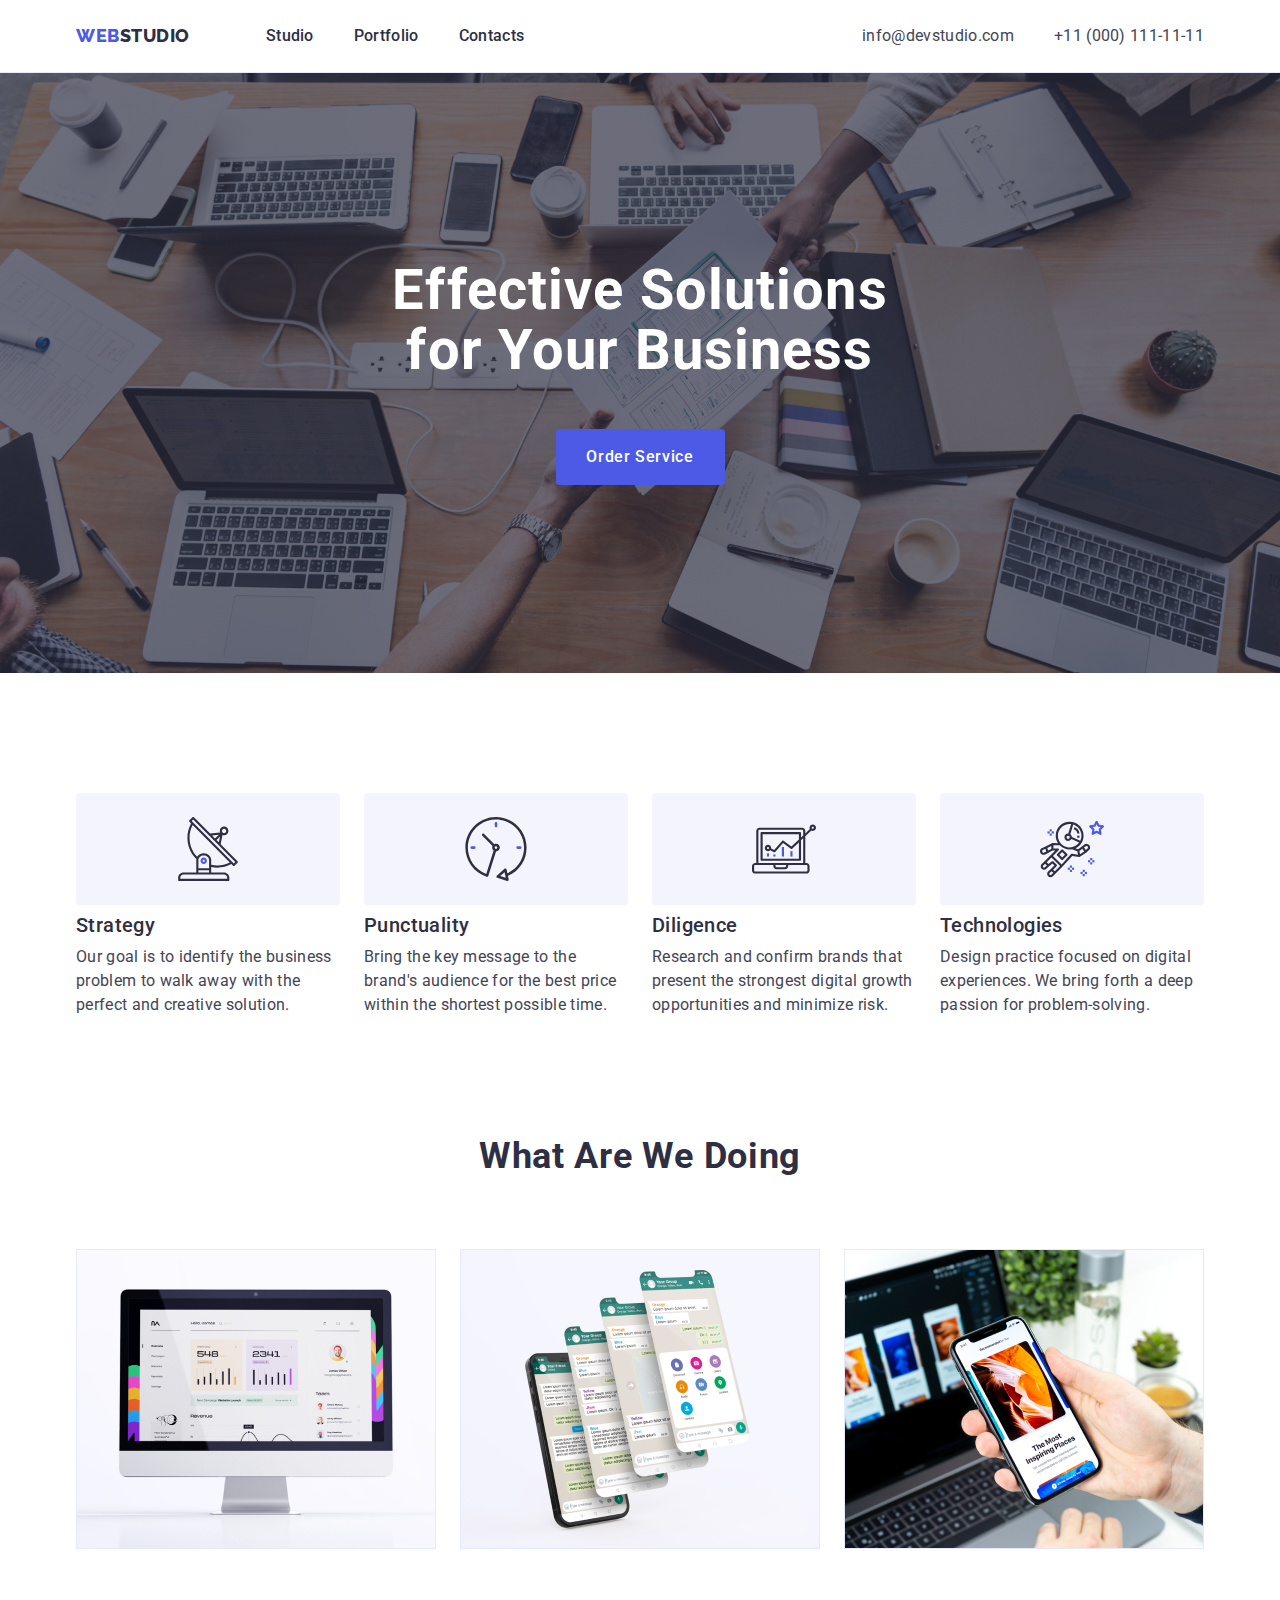
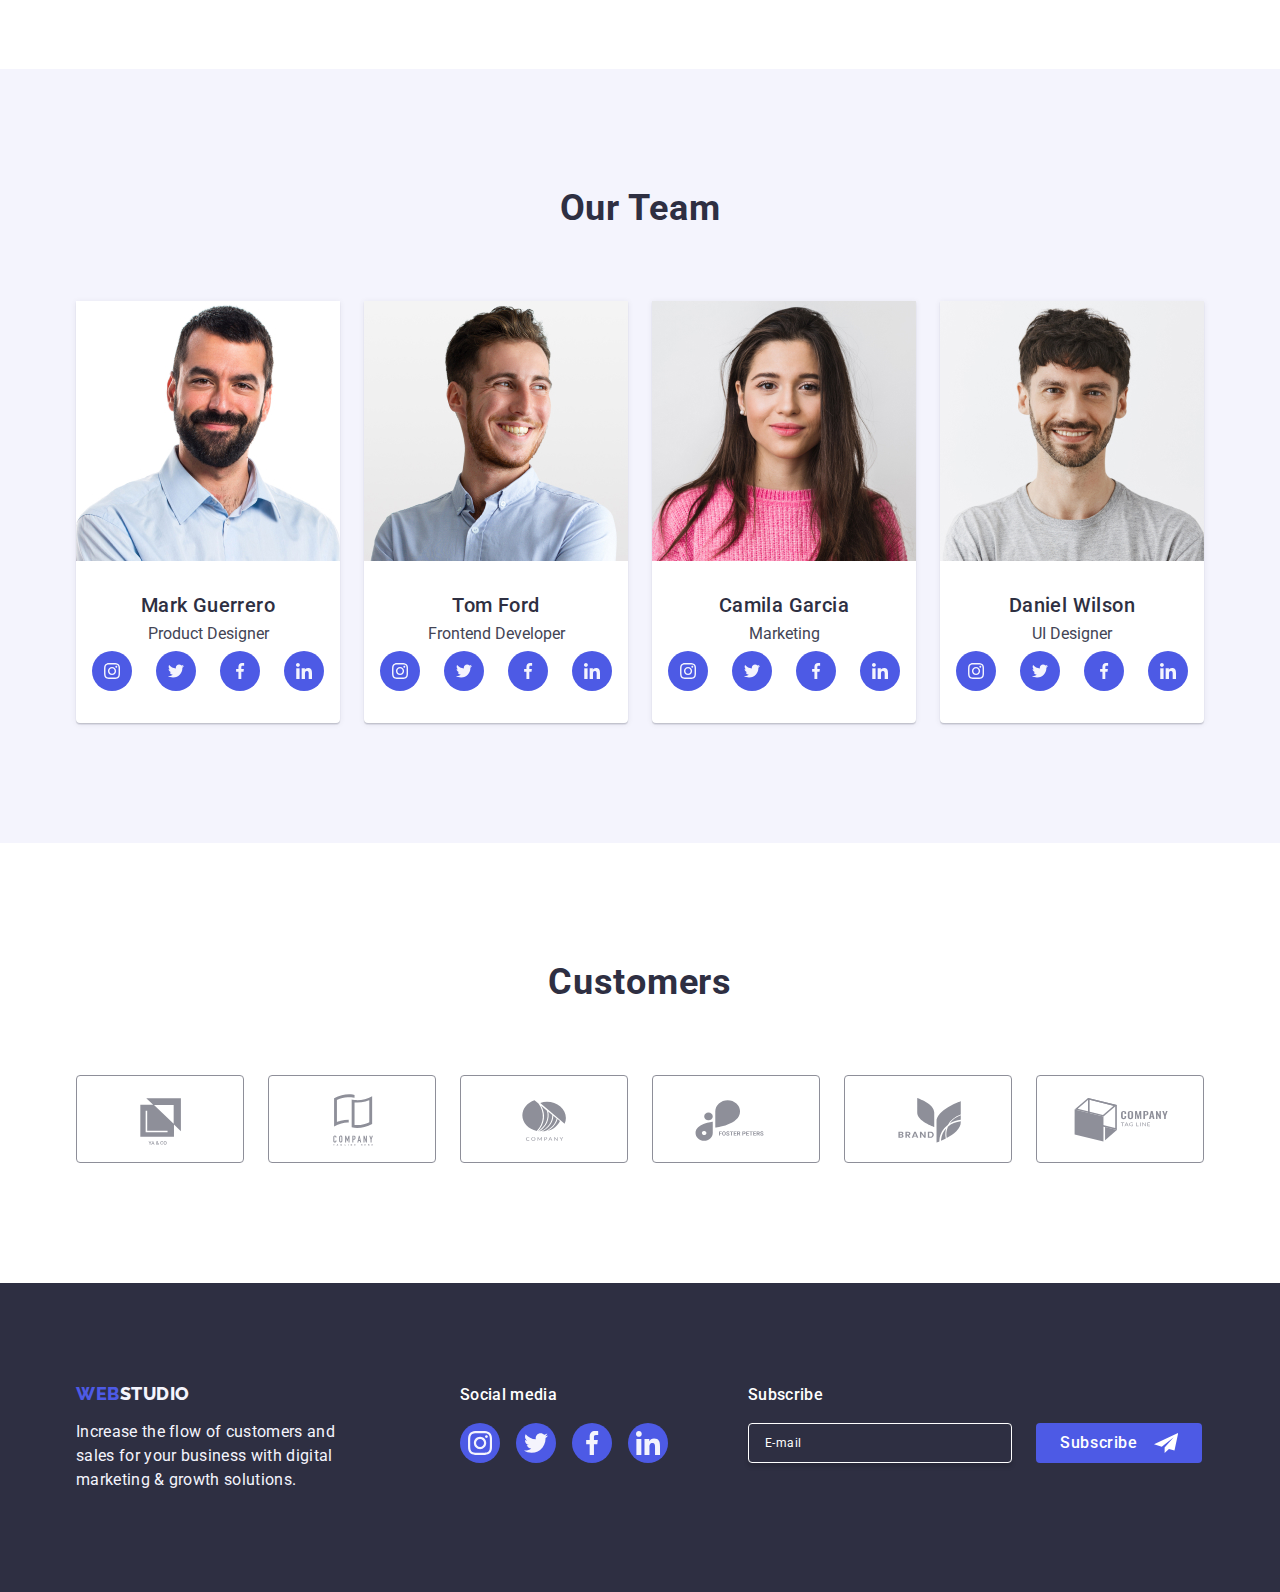
<file: index.html>
<!DOCTYPE html>
<html lang="en">
  <head>
    <meta charset="UTF-8" />
    <meta http-equiv="X-UA-Compatible" content="IE=edge" />
    <meta name="viewport" content="width=device-width, initial-scale=1.0" />
    <title>WebStudio</title>
    <link rel="preconnect" href="https://fonts.googleapis.com" />
    <link rel="preconnect" href="https://fonts.gstatic.com" crossorigin />
    <link
      href="https://fonts.googleapis.com/css2?family=Raleway:wght@800&family=Roboto:wght@400;500;700&display=swap"
      rel="stylesheet"
    />
    <link
      rel="stylesheet"
      href="https://cdnjs.cloudflare.com/ajax/libs/modern-normalize/1.0.0/modern-normalize.min.css"
    />
    <link rel="stylesheet" href="./css/styles.css" />
  </head>
  <body class="main">
    <header class="header-container">
      <div class="header container">
        <nav class="nav">
          <a class="logo link logo-container" href="./index.html"
            >Web<span class="logo-one">Studio</span></a
          >
          <ul class="list list-container">
            <li class="nav-link list-container">
              <a class="nav nav-cont link current" href="./index.html"
                >Studio</a
              >
            </li>
            <li class="nav-link list-container">
              <a class="nav nav-cont" href="./portfolio.html">Portfolio</a>
            </li>
            <li class="nav-link list-container">
              <a class="nav nav-cont link" href="">Contacts</a>
            </li>
          </ul>
        </nav>
        <address class="contact-list">
          <ul class="list list-container contacts">
            <li>
              <a href="mailto:info@devstudio.com" class="contact nav-cont link"
                >info@devstudio.com</a
              >
            </li>
            <li>
              <a
                href="tel:+110001111111"
                class="contact link nav-cont last-contact"
                >+11 (000) 111-11-11</a
              >
            </li>
          </ul>
        </address>
      </div>
    </header>

    <main>
      <section class="section-one">
        <div class="container">
          <h1 class="header-one hero">
            Effective Solutions <br />
            for Your Business
          </h1>
          <button type="button" data-modal-open class="button hero-button">
            Order Service
          </button>
        </div>
      </section>

      <section class="section-two">
        <div class="container">
          <h2 class="visually-hidden">Lorem, ipsum dolor.</h2>
          <ul class="icon-list">
            <li>
              <div class="principles-cont">
                <svg width="64" height="64">
                  <use
                    href="./images/icons.svg#icon-antenna"
                    width="64"
                    height="64"
                  ></use>
                </svg>
              </div>
            </li>
            <li>
              <div class="principles-cont">
                <svg width="64" height="64">
                  <use
                    href="./images/icons.svg#icon-clock"
                    width="64"
                    height="64"
                  ></use>
                </svg>
              </div>
            </li>
            <li>
              <div class="principles-cont">
                <svg width="64" height="64">
                  <use
                    href="./images/icons.svg#icon-diagram"
                    width="64"
                    height="64"
                  ></use>
                </svg>
              </div>
            </li>
            <li>
              <div class="principles-cont">
                <svg width="64" height="64">
                  <use
                    href="./images/icons.svg#icon-astronaut"
                    width="64"
                    height="64"
                  ></use>
                </svg>
              </div>
            </li>
          </ul>
          <ul class="list text principles">
            <li class="el-principles">
              <h3 class="header-three header-principle">Strategy</h3>
              <p class="desc">
                Our goal is to identify the business problem to walk away with
                the perfect and creative solution.
              </p>
            </li>
            <li class="el-principles">
              <h3 class="header-three header-principle">Punctuality</h3>
              <p class="desc">
                Bring the key message to the brand's audience for the best price
                within the shortest possible time.
              </p>
            </li>
            <li class="el-principles">
              <h3 class="header-three header-principle">Diligence</h3>
              <p class="desc">
                Research and confirm brands that present the strongest digital
                growth opportunities and minimize risk.
              </p>
            </li>
            <li class="el-principles">
              <h3 class="header-three header-principle">Technologies</h3>
              <p class="desc">
                Design practice focused on digital experiences. We bring forth a
                deep passion for problem-solving.
              </p>
            </li>
          </ul>
        </div>
      </section>

      <section class="section-three">
        <div class="container">
          <h2 class="header-two gallery-h">What are we doing</h2>
          <ul class="list gallery">
            <li class="gallery-el">
              <img
                src="./images/image1.jpg"
                alt="Charts on a computer screen"
                width="360"
              />
            </li>
            <li class="gallery-el">
              <img
                src="./images/image2.jpg"
                alt="Four phone screens"
                width="360"
              />
            </li>
            <li class="gallery-el">
              <img
                src="./images/image3.jpg"
                alt="Opened article on a phone screen"
                width="360"
              />
            </li>
          </ul>
        </div>
      </section>

      <section class="section-four">
        <div class="container">
          <h2 class="header-two gallery-h team-header">Our Team</h2>
          <ul class="list gallery-team">
            <li class="team">
              <img src="./images/mark.jpg" alt="Mark Guerrero" width="264" />
              <div class="member">
                <h3 class="header-three name">Mark Guerrero</h3>
                <p class="text">Product Designer</p>
                <ul class="socials-list">
                  <li class="socials-item">
                    <a href="" class="socials-link">
                      <svg class="social-svg" width="16" height="16">
                        <use
                          href="./images/icons.svg#icon-insta"
                          width="16"
                          height="16"
                        ></use>
                      </svg>
                    </a>
                  </li>
                  <li class="socials-item">
                    <a href="" class="socials-link">
                      <svg class="social-svg" width="16" height="16">
                        <use
                          href="./images/icons.svg#icon-twitter"
                          width="16"
                          height="16"
                        ></use>
                      </svg>
                    </a>
                  </li>
                  <li class="socials-item">
                    <a href="" class="socials-link">
                      <svg class="social-svg" width="16" height="16">
                        <use
                          href="./images/icons.svg#icon-facebook"
                          width="16"
                          height="16"
                        ></use>
                      </svg>
                    </a>
                  </li>
                  <li class="socials-item">
                    <a href="" class="socials-link">
                      <svg class="social-svg" width="16" height="16">
                        <use
                          href="./images/icons.svg#icon-linkedin"
                          width="16"
                          height="16"
                        ></use>
                      </svg>
                    </a>
                  </li>
                </ul>
              </div>
            </li>
            <li class="team">
              <img src="./images/tom.jpg" alt="Tom Ford" width="264" />
              <div class="member">
                <h3 class="header-three name">Tom Ford</h3>
                <p class="text">Frontend Developer</p>
                <ul class="socials-list">
                  <li class="socials-item">
                    <a href="" class="socials-link">
                      <svg width="16" height="16">
                        <use
                          href="./images/icons.svg#icon-insta"
                          width="16"
                          height="16"
                        ></use>
                      </svg>
                    </a>
                  </li>
                  <li class="socials-item">
                    <a href="" class="socials-link">
                      <svg width="16" height="16">
                        <use
                          href="./images/icons.svg#icon-twitter"
                          width="16"
                          height="16"
                        ></use>
                      </svg>
                    </a>
                  </li>
                  <li class="socials-item">
                    <a href="" class="socials-link">
                      <svg width="16" height="16">
                        <use
                          href="./images/icons.svg#icon-facebook"
                          width="16"
                          height="16"
                        ></use>
                      </svg>
                    </a>
                  </li>
                  <li class="socials-item">
                    <a href="" class="socials-link">
                      <svg width="16" height="16">
                        <use
                          href="./images/icons.svg#icon-linkedin"
                          width="16"
                          height="16"
                        ></use>
                      </svg>
                    </a>
                  </li>
                </ul>
              </div>
            </li>
            <li class="team">
              <img src="./images/camila.jpg" alt="Camila Garcia" width="264" />
              <div class="member">
                <h3 class="header-three name">Camila Garcia</h3>
                <p class="text">Marketing</p>
                <ul class="socials-list">
                  <li class="socials-item">
                    <a href="" class="socials-link">
                      <svg width="16" height="16">
                        <use
                          href="./images/icons.svg#icon-insta"
                          width="16"
                          height="16"
                        ></use>
                      </svg>
                    </a>
                  </li>
                  <li class="socials-item">
                    <a href="" class="socials-link">
                      <svg width="16" height="16">
                        <use
                          href="./images/icons.svg#icon-twitter"
                          width="16"
                          height="16"
                        ></use>
                      </svg>
                    </a>
                  </li>
                  <li class="socials-item">
                    <a href="" class="socials-link">
                      <svg width="16" height="16">
                        <use
                          href="./images/icons.svg#icon-facebook"
                          width="16"
                          height="16"
                        ></use>
                      </svg>
                    </a>
                  </li>
                  <li class="socials-item">
                    <a href="" class="socials-link">
                      <svg width="16" height="16">
                        <use
                          href="./images/icons.svg#icon-linkedin"
                          width="16"
                          height="16"
                        ></use>
                      </svg>
                    </a>
                  </li>
                </ul>
              </div>
            </li>
            <li class="team">
              <img src="./images/daniel.jpg" alt="Daniel Wilson" width="264" />
              <div class="member">
                <h3 class="header-three name">Daniel Wilson</h3>
                <p class="text">UI Designer</p>
                <ul class="socials-list">
                  <li class="socials-item">
                    <a href="" class="socials-link">
                      <svg width="16" height="16">
                        <use
                          href="./images/icons.svg#icon-insta"
                          width="16"
                          height="16"
                        ></use>
                      </svg>
                    </a>
                  </li>
                  <li class="socials-item">
                    <a href="" class="socials-link">
                      <svg width="16" height="16">
                        <use
                          href="./images/icons.svg#icon-twitter"
                          width="16"
                          height="16"
                        ></use>
                      </svg>
                    </a>
                  </li>
                  <li class="socials-item">
                    <a href="" class="socials-link">
                      <svg width="16" height="16">
                        <use
                          href="./images/icons.svg#icon-facebook"
                          width="16"
                          height="16"
                        ></use>
                      </svg>
                    </a>
                  </li>
                  <li class="socials-item">
                    <a href="" class="socials-link">
                      <svg width="16" height="16">
                        <use
                          href="./images/icons.svg#icon-linkedin"
                          width="16"
                          height="16"
                        ></use>
                      </svg>
                    </a>
                  </li>
                </ul>
              </div>
            </li>
          </ul>
        </div>
      </section>
      <section class="section-five">
        <div class="container">
          <h2 class="customers-h">Customers</h2>
          <ul class="customers-list">
            <li class="customer">
              <a href="" class="customers-link">
                <svg class="customers-item" width="104" height="56">
                  <use href="./images/icons.svg#icon-client-1-nc"></use>
                </svg>
              </a>
            </li>
            <li class="customer">
              <a href="" class="customers-link">
                <svg class="customers-item" width="104" height="56">
                  <use href="./images/icons.svg#icon-client-2-nc"></use>
                </svg>
              </a>
            </li>
            <li class="customer">
              <a href="" class="customers-link">
                <svg class="customers-item" width="104" height="56">
                  <use href="./images/icons.svg#icon-client-3-nc"></use>
                </svg>
              </a>
            </li>
            <li class="customer">
              <a href="" class="customers-link">
                <svg class="customers-item" width="104" height="56">
                  <use href="./images/icons.svg#icon-client-4-nc"></use>
                </svg>
              </a>
            </li>
            <li class="customer">
              <a href="" class="customers-link">
                <svg class="customers-item" width="104" height="56">
                  <use href="./images/icons.svg#icon-client-5-nc"></use>
                </svg>
              </a>
            </li>
            <li class="customer">
              <a href="" class="customers-link">
                <svg class="customers-item" width="104" height="56">
                  <use href="./images/icons.svg#icon-client-6-nc"></use>
                </svg>
              </a>
            </li>
          </ul>
        </div>
      </section>
    </main>

    <footer class="footer">
      <div class="container footer-cont">
        <div class="cont-one">
          <a class="logo link footer-logo" href="./index.html"
            >Web<span class="logo-two">Studio</span></a
          >
          <p class="footer-desc">
            Increase the flow of customers and sales for your business with
            digital marketing & growth solutions.
          </p>
        </div>
        <div>
          <p class="footer-desc socials-desc">Social media</p>
          <ul class="socials-footer-list">
            <li class="socials-footer-item">
              <a href="" class="socials-link-footer">
                <svg class="footer-icons" width="24" height="24">
                  <use href="./images/icons.svg#icon-insta"></use>
                </svg>
              </a>
            </li>
            <li class="socials-footer-item">
              <a href="" class="socials-link-footer">
                <svg class="footer-icons" width="24" height="24">
                  <use href="./images/icons.svg#icon-twitter"></use>
                </svg>
              </a>
            </li>
            <li class="socials-footer-item">
              <a href="" class="socials-link-footer">
                <svg class="footer-icons" width="24" height="24">
                  <use href="./images/icons.svg#icon-facebook"></use>
                </svg>
              </a>
            </li>
            <li class="socials-footer-item">
              <a href="" class="socials-link-footer">
                <svg class="footer-icons" width="24" height="24">
                  <use href="./images/icons.svg#icon-linkedin"></use>
                </svg>
              </a>
            </li>
          </ul>
        </div>
        <div class="form-footer-cont">
          <p class="form-footer-title">Subscribe</p>
          <form class="form-footer">
            <label class="form-footer-label" for="email">
              <input
                class="form-footer-input"
                type="email"
                name="email"
                id="email"
                placeholder="E-mail"
              />
            </label>
            <button type="submit" class="form-footer-button-send">
              Subscribe
              <svg class="form-footer-icon" width="24" height="24">
                <use href="./images/icons.svg#icon-icon-send"></use>
              </svg>
            </button>
          </form>
        </div>
      </div>
    </footer>

    <div data-modal class="backdrop is-hidden">
      <div class="modal">
        <button data-modal-close type="button" class="modal-close-btn">
          <svg class="close-icon" height="24" width="24">
            <use href="./images/icons.svg#icon-cross"></use>
          </svg>
        </button>
        <p class="modal-title">Leave your contacts and we will call you back</p>
        <form class="modal-form">
          <div class="modal-form-cont">
            <label class="modal-form-mark" for="user-name"> Name</label>
            <div class="modal-form-input-cont">
              <input
                class="modal-form-input"
                type="text"
                name="user-name"
                id="user-name"
                required
              />
              <svg class="modal-form-icon" width="18" height="24">
                <use href="./images/icons.svg#icon-man"></use>
              </svg>
            </div>
          </div>
          <div class="modal-form-cont">
            <label class="modal-form-mark" for="user-phone"> Phone</label>
            <div class="modal-form-input-cont">
              <input
                class="modal-form-input"
                type="tel"
                name="user-phone"
                id="user-phone"
                required
              />
              <svg class="modal-form-icon" width="18" height="24">
                <use href="./images/icons.svg#icon-phone"></use>
              </svg>
            </div>
          </div>
          <div class="modal-form-cont">
            <label class="modal-form-mark" for="user-email"> Email</label>
            <div class="modal-form-input-cont">
              <input
                class="modal-form-input"
                type="email"
                name="user-email"
                id="user-email"
                required
              />

              <svg class="modal-form-icon" width="18" height="24">
                <use href="./images/icons.svg#icon-letter"></use>
              </svg>
            </div>
          </div>
          <div class="modal-form-text-cont">
            <label class="modal-form-mark" for="user-comment">Comment</label>
            <textarea
              class="modal-form-textarea"
              name="user-comment"
              id="user-comment"
              placeholder="Text input"
            ></textarea>
          </div>
          <div class="modal-checkbox-input-cont">
            <input
              class="modal-form-checkbox visually-hidden"
              type="checkbox"
              name="user-privacy"
              id="user-privacy"
              value="true"
              required
            />
            <label class="modal-checkbox" for="user-privacy">
              <span class="modal-checkbox-cont">
                <svg class="modal-checkbox-icon" width="10" height="8">
                  <use href="./images/icons.svg#icon-Vector"></use>
                </svg>
              </span>
              I accept the terms and conditions of the
              <a class="modal-form-link" href="">Privacy Policy</a>
            </label>
          </div>
          <button class="modal-form-button" type="submit">Send</button>
        </form>
      </div>
    </div>

    <script src="./js/modal.js"></script>
  </body>
</html>
</file>
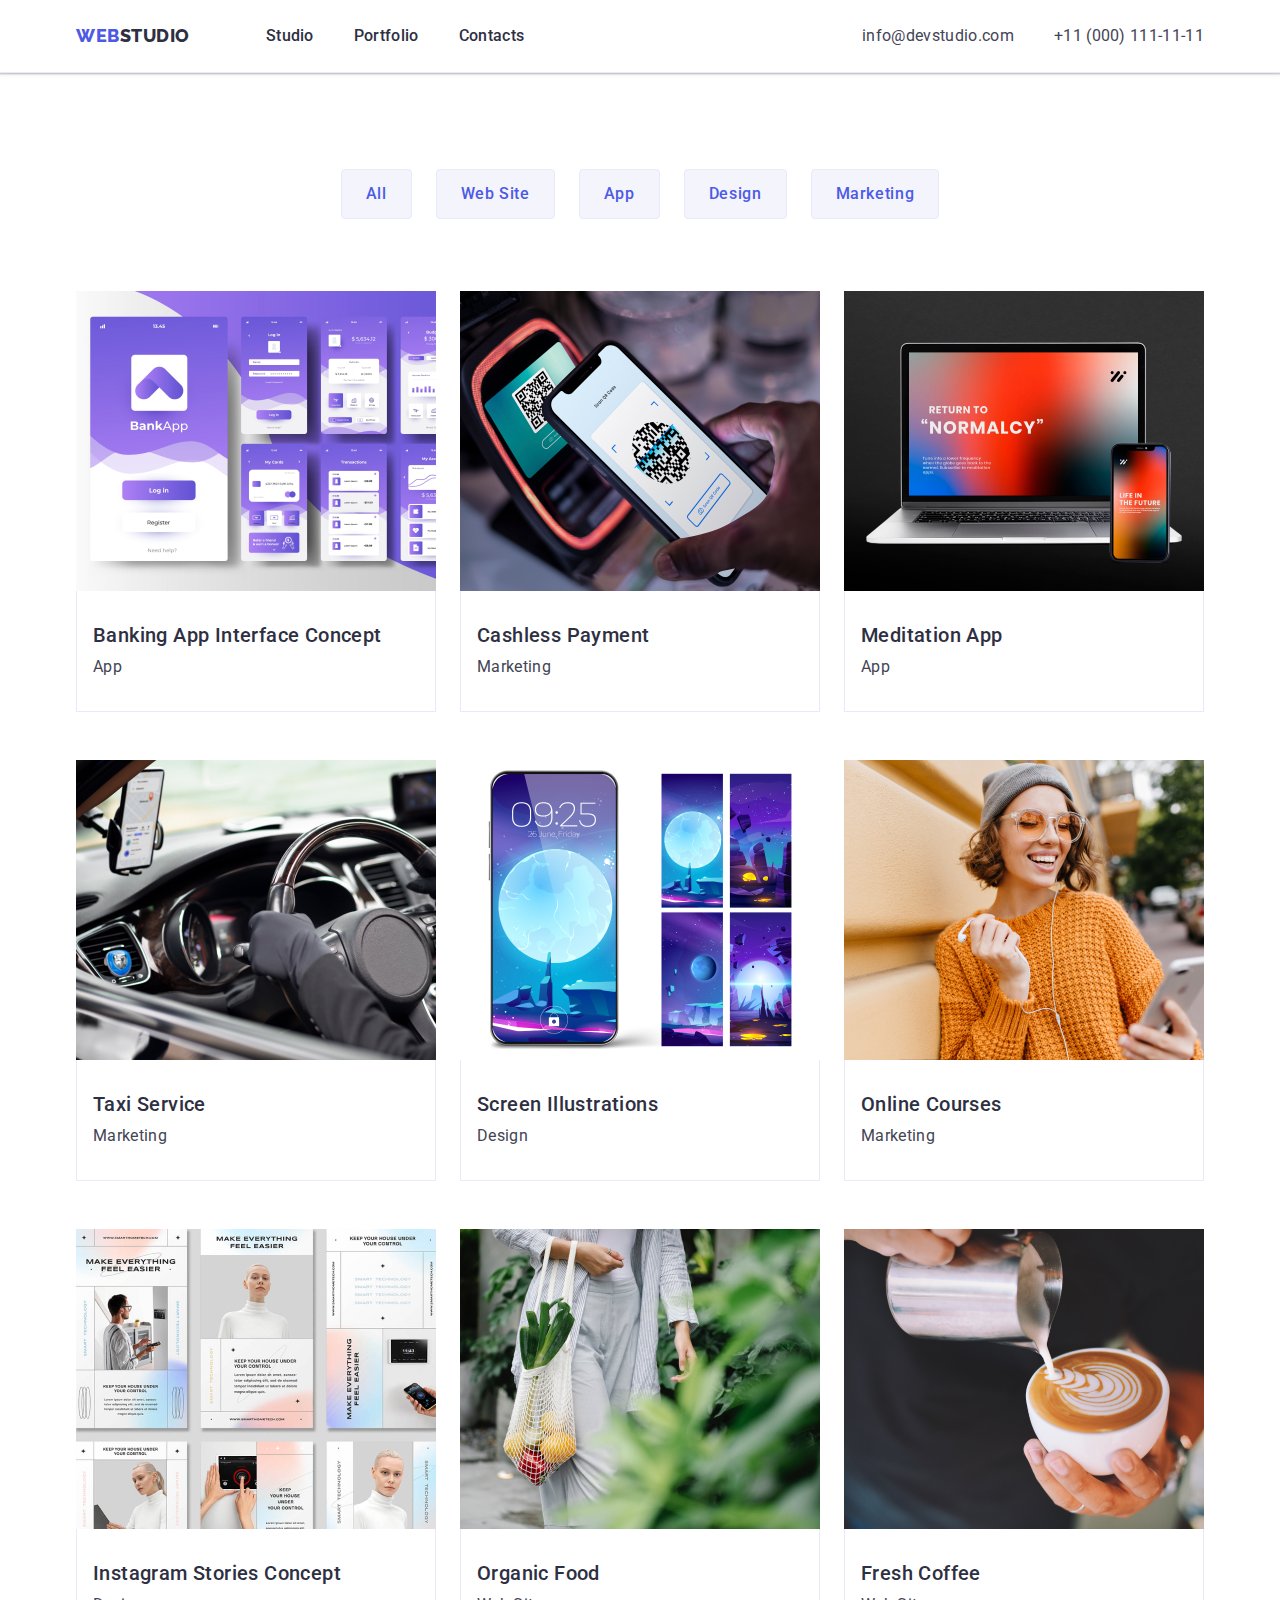
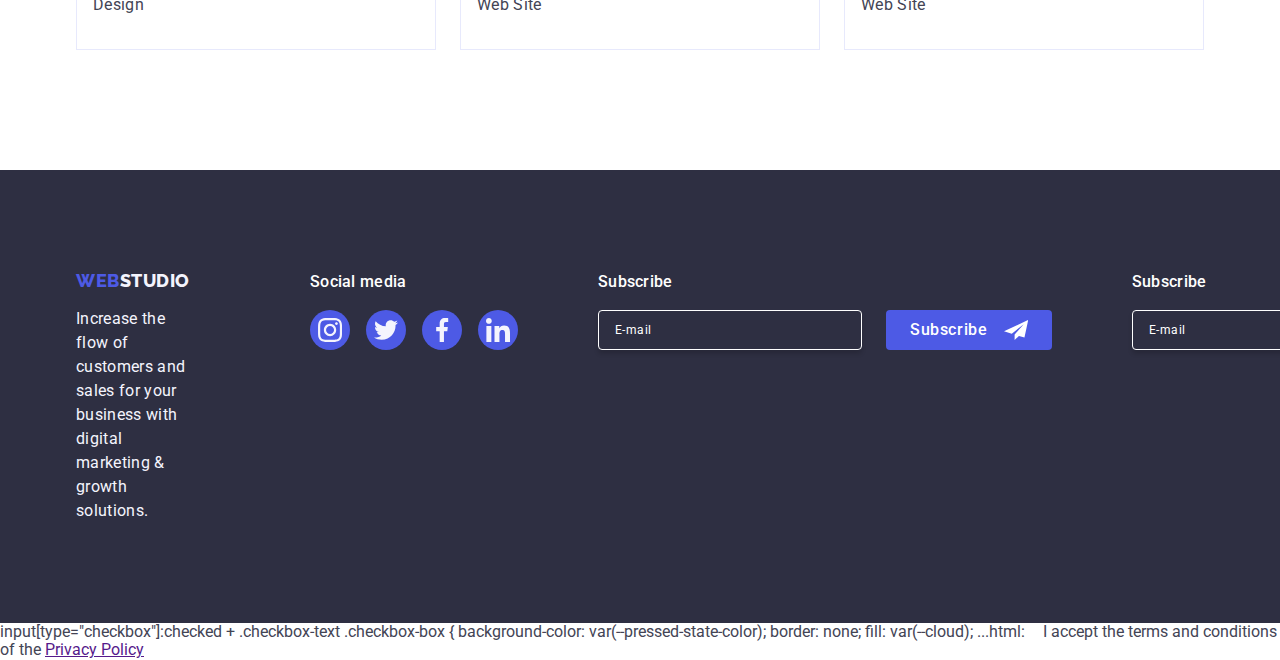
<file: portfolio.html>
<!DOCTYPE html>
<html lang="en">
  <head>
    <meta charset="UTF-8" />
    <meta http-equiv="X-UA-Compatible" content="IE=edge" />
    <meta name="viewport" content="width=device-width, initial-scale=1.0" />
    <title>WebStudio</title>
    <link rel="preconnect" href="https://fonts.googleapis.com" />
    <link rel="preconnect" href="https://fonts.gstatic.com" crossorigin />
    <link
      href="https://fonts.googleapis.com/css2?family=Raleway:wght@800&family=Roboto:wght@400;500;700&display=swap"
      rel="stylesheet"
    />
    <link
      rel="stylesheet"
      href="https://cdnjs.cloudflare.com/ajax/libs/modern-normalize/1.0.0/modern-normalize.min.css"
    />
    <link rel="stylesheet" href="./css/styles.css" />
  </head>
  <body class="main">
    <header class="header-container">
      <div class="header container">
        <nav class="nav">
          <a class="logo link logo-container" href="./index.html"
            >Web<span class="logo-one">Studio</span></a
          >
          <ul class="list list-container">
            <li class="nav-link list-container">
              <a class="nav nav-cont link" href="./index.html">Studio</a>
            </li>
            <li class="nav-link list-container">
              <a class="nav nav-cont current" href="./portfolio.html"
                >Portfolio</a
              >
            </li>
            <li class="nav-link list-container">
              <a class="nav nav-cont link" href="">Contacts</a>
            </li>
          </ul>
        </nav>
        <address class="contact-list">
          <ul class="list list-container">
            <li>
              <a href="mailto:info@devstudio.com" class="contact nav-cont link"
                >info@devstudio.com</a
              >
            </li>
            <li>
              <a
                href="tel:+110001111111"
                class="contact link nav-cont last-contact"
                >+11 (000) 111-11-11</a
              >
            </li>
          </ul>
        </address>
      </div>
    </header>

    <main>
      <section class="section-portf">
        <div class="container">
          <h1 class="visually-hidden">Lorem ipsum dolor</h1>
          <ul class="list filter-container">
            <li><button class="filter" type="button">All</button></li>
            <li><button type="button" class="filter">Web Site</button></li>
            <li><button class="filter" type="button">App</button></li>
            <li><button class="filter" type="button">Design</button></li>
            <li><button class="filter" type="button">Marketing</button></li>
          </ul>
          <ul class="list portfolio">
            <li class="portfolio-example">
              <a class="link portf-link" href="./">
                <div class="img-box">
                  <img
                    src="./images/image4.jpg"
                    alt="Phone screen showing an app"
                    width="360"
                  />
                  <p class="overlay">
                    14 Stylish and User-Friendly App Design Concepts · Task
                    Manager App · Calorie Tracker App · Exotic Fruit Ecommerce
                    App · Cloud Storage App
                  </p>
                </div>
                <div class="app-container">
                  <h2 class="header-portf">Banking App Interface Concept</h2>
                  <p class="text portf-desc">App</p>
                </div>
              </a>
            </li>
            <li class="portfolio-example">
              <a class="link portf-link" href="./">
                <div class="img-box">
                  <img
                    src="./images/image5.jpg"
                    alt="Phone screen with a QR code on it"
                    width="360"
                  />
                  <p class="overlay">
                    14 Stylish and User-Friendly App Design Concepts · Task
                    Manager App · Calorie Tracker App · Exotic Fruit Ecommerce
                    App · Cloud Storage App
                  </p>
                </div>
                <div class="app-container">
                  <h2 class="header-portf">Cashless Payment</h2>
                  <p class="text portf-desc">Marketing</p>
                </div></a
              >
            </li>
            <li class="portfolio-example">
              <a class="link portf-link" href="./">
                <div class="img-box">
                  <img
                    src="./images/image6.jpg"
                    alt="Phone and laptop screens"
                    width="360"
                  />
                  <p class="overlay">
                    14 Stylish and User-Friendly App Design Concepts · Task
                    Manager App · Calorie Tracker App · Exotic Fruit Ecommerce
                    App · Cloud Storage App
                  </p>
                </div>
                <div class="app-container">
                  <h2 class="header-portf">Meditation App</h2>
                  <p class="text portf-desc">App</p>
                </div></a
              >
            </li>
            <li class="portfolio-example">
              <a class="link portf-link" href="./">
                <div class="img-box">
                  <img
                    src="./images/image7.jpg"
                    alt="Hands on a steering wheel"
                    width="360"
                  />
                  <p class="overlay">
                    14 Stylish and User-Friendly App Design Concepts · Task
                    Manager App · Calorie Tracker App · Exotic Fruit Ecommerce
                    App · Cloud Storage App
                  </p>
                </div>
                <div class="app-container">
                  <h2 class="header-portf">Taxi Service</h2>
                  <p class="text portf-desc">Marketing</p>
                </div></a
              >
            </li>
            <li class="portfolio-example">
              <a class="link portf-link" href="./">
                <div class="img-box">
                  <img
                    src="./images/image8.jpg"
                    alt="Five phone screens"
                    width="360"
                  />
                  <p class="overlay">
                    14 Stylish and User-Friendly App Design Concepts · Task
                    Manager App · Calorie Tracker App · Exotic Fruit Ecommerce
                    App · Cloud Storage App
                  </p>
                </div>
                <div class="app-container">
                  <h2 class="header-portf">Screen Illustrations</h2>
                  <p class="text portf-desc">Design</p>
                </div></a
              >
            </li>
            <li class="portfolio-example">
              <a class="link portf-link" href="./">
                <div class="img-box">
                  <img
                    src="./images/image9.jpg"
                    alt="Girl looking on a phone screen and smiling"
                    width="360"
                  />
                  <p class="overlay">
                    14 Stylish and User-Friendly App Design Concepts · Task
                    Manager App · Calorie Tracker App · Exotic Fruit Ecommerce
                    App · Cloud Storage App
                  </p>
                </div>
                <div class="app-container">
                  <h2 class="header-portf">Online Courses</h2>
                  <p class="text portf-desc">Marketing</p>
                </div></a
              >
            </li>
            <li class="portfolio-example">
              <a class="link portf-link" href="./">
                <div class="img-box">
                  <img
                    src="./images/image10.jpg"
                    alt="Samples of Instagram stories"
                    width="360"
                  />
                  <p class="overlay">
                    14 Stylish and User-Friendly App Design Concepts · Task
                    Manager App · Calorie Tracker App · Exotic Fruit Ecommerce
                    App · Cloud Storage App
                  </p>
                </div>
                <div class="app-container">
                  <h2 class="header-portf">Instagram Stories Concept</h2>
                  <p class="text portf-desc">Design</p>
                </div></a
              >
            </li>
            <li class="portfolio-example">
              <a class="link portf-link" href="./">
                <div class="img-box">
                  <img
                    src="./images/image11.jpg"
                    alt="A woman carrying a grocery bag"
                    width="360"
                  />
                  <p class="overlay">
                    14 Stylish and User-Friendly App Design Concepts · Task
                    Manager App · Calorie Tracker App · Exotic Fruit Ecommerce
                    App · Cloud Storage App
                  </p>
                </div>
                <div class="app-container">
                  <h2 class="header-portf">Organic Food</h2>
                  <p class="text portf-desc">Web Site</p>
                </div></a
              >
            </li>
            <li class="portfolio-example">
              <a class="link portf-link" href="./">
                <div class="img-box">
                  <img
                    src="./images/image12.jpg"
                    alt="Barista making coffee"
                    width="360"
                  />
                  <p class="overlay">
                    14 Stylish and User-Friendly App Design Concepts · Task
                    Manager App · Calorie Tracker App · Exotic Fruit Ecommerce
                    App · Cloud Storage App
                  </p>
                </div>
                <div class="app-container">
                  <h2 class="header-portf">Fresh Coffee</h2>
                  <p class="text portf-desc">Web Site</p>
                </div></a
              >
            </li>
          </ul>
        </div>
      </section>
    </main>

    <footer class="footer">
      <div class="container footer-cont">
        <div class="cont-one">
          <a class="logo link footer-logo" href="./index.html"
            >Web<span class="logo-two">Studio</span></a
          >
          <p class="footer-desc">
            Increase the flow of customers and sales for your business with
            digital marketing & growth solutions.
          </p>
        </div>
        <div>
          <p class="footer-desc socials-desc">Social media</p>
          <ul class="socials-footer-list">
            <li class="socials-footer-item">
              <a href="" class="socials-link-footer">
                <svg class="footer-icons" width="24" height="24">
                  <use href="./images/icons.svg#icon-insta"></use>
                </svg>
              </a>
            </li>
            <li class="socials-footer-item">
              <a href="" class="socials-link-footer">
                <svg class="footer-icons" width="24" height="24">
                  <use href="./images/icons.svg#icon-twitter"></use>
                </svg>
              </a>
            </li>
            <li class="socials-footer-item">
              <a href="" class="socials-link-footer">
                <svg class="footer-icons" width="24" height="24">
                  <use href="./images/icons.svg#icon-facebook"></use>
                </svg>
              </a>
            </li>
            <li class="socials-footer-item">
              <a href="" class="socials-link-footer">
                <svg class="footer-icons" width="24" height="24">
                  <use href="./images/icons.svg#icon-linkedin"></use>
                </svg>
              </a>
            </li>
          </ul>
        </div>
        <div class="form-footer-cont">
          <p class="form-footer-title">Subscribe</p>
          <form class="form-footer">
            <label class="form-footer-label" for="email">
              <input
                class="form-footer-input"
                type="email"
                name="email"
                id="email"
                placeholder="E-mail"
              />
            </label>
            <button type="submit" class="form-footer-button-send">
              Subscribe
              <svg class="form-footer-icon" width="24" height="24">
                <use href="./images/icons.svg#icon-icon-send"></use>
              </svg>
            </button>
          </form>
        </div>
        <div class="form-footer-cont">
          <p class="form-footer-title">Subscribe</p>
          <form class="form-footer">
            <label class="form-footer-label" for="email">
              <input
                class="form-footer-input"
                type="email"
                name="email"
                id="email"
                placeholder="E-mail"
              />
            </label>
            <button type="submit" class="form-footer-button-send">
              Subscribe
              <svg class="form-footer-icon" width="24" height="24">
                <use href="./images/icons.svg#icon-icon-send"></use>
              </svg>
            </button>
          </form>
        </div>
      </div>
    </footer>
  </body>
</html>

input[type="checkbox"]:checked + .checkbox-text .checkbox-box {
background-color: var(--pressed-state-color); border: none; fill: var(--cloud);
...html:
<label for="user-privacy" class="checkbox-text">
  <span class="checkbox-box">
    <svg width="10" height="8" class="checkbox-icon">
      <use href="./images/icons.svg#icon-vector"></use>
    </svg>
  </span>
  I accept the terms and conditions of the
  <a href="" class="checkbox-link">Privacy Policy</a>
</label>
</file>
<file: css/styles.css>
:root {
  --primary-brand-color: #4d5ae5;
  --pressed-state: #404bbf;
  --navy-blue: #2e2f42;
  --white: #ffffff;
}

body {
  font-family: Roboto, sans-serif;
  color: #434455;
}

ul,
p,
h1,
h2,
h3 {
  margin: 0;
  padding: 0;
}

img {
  display: block;
}

.container {
  width: 1158px;
  margin: 0 auto;
  padding: 0 15px;
}

.header {
  display: flex;
  align-items: center;
}

.header-container {
  border-bottom: 1px solid #e7e9fc;
  box-shadow: 0px 2px 1px rgba(46, 47, 66, 0.08),
    0px 1px 1px rgba(46, 47, 66, 0.16), 0px 1px 6px rgba(46, 47, 66, 0.08);
}

.portf-desc {
  font-style: normal;
  font-weight: 400;
  font-size: 16px;
  line-height: 24px;
  letter-spacing: 0.02em;
  color: #434455;
}

.hero {
  margin-right: auto;
  margin-left: auto;
  margin-bottom: auto;
  max-width: 496px;
  margin-top: auto;
}

.hero-button {
  margin-top: 48px;
  display: block;
  min-width: 169px;
  height: 56px;
  border: none;
  border-radius: 4px;
  margin-right: auto;
  margin-left: auto;
}

.section-two {
  padding-right: 0px;
  padding-left: 0px;
  padding: 120px 0;
}
.el-principles {
  width: calc((100% - 72px) / 4);
}

.header-principle {
  margin-bottom: 8px;
}
.principles {
  display: flex;
  align-items: center;
  justify-content: space-between;
  gap: 24px;
}

.section-three {
  padding-bottom: 120px;
}

.portfolio-example {
  width: calc((100% - 48px) / 3);
  transition-property: color, background-color, shadow;
}

.portfolio-example:hover {
  box-shadow: 0px 1px 6px rgba(46, 47, 66, 0.08),
    0px 1px 1px rgba(46, 47, 66, 0.16), 0px 2px 1px rgba(46, 47, 66, 0.08);
  transition-duration: 250ms;
  transition-timing-function: cubic-bezier(0.4, 0, 0.2, 1);
}

.app-container {
  padding: 32px 16px;
  border: 1px solid #e7e9fc;
  border-top: none;
}
.portfolio {
  display: flex;
  flex-wrap: wrap;
  column-gap: 24px;
  row-gap: 48px;
}

.title {
  font-family: "Raleway", cursive;
  font-family: "Roboto", cursive;
}

.logo-container {
  margin-right: 76px;
}

.contact-container {
  display: flex;
  justify-content: flex-end;
  flex-direction: row;
}

.list-container {
  display: flex;
  gap: 40px;
  margin-right: auto;
}

.last-contact {
  margin-right: 0px;
}
.header-one {
  line-height: 1.07;
  font-style: normal;
  font-weight: 700;
  font-size: 56px;
  letter-spacing: 0.02em;
  text-align: center;
  color: #ffffff;
  height: auto;
  max-width: 496px;
  justify-content: center;
}

.nav-cont {
  padding-top: 24px;
  padding-bottom: 24px;
}

.logo {
  font-family: "Raleway", sans-serif;
  font-style: normal;
  font-weight: 800;
  font-size: 18px;
  line-height: 1.17;
  letter-spacing: 0.03em;
  text-transform: uppercase;
  text-decoration: none;
  color: #4d5ae5;
}

.contact-list {
  margin-left: auto;
}

.contacts {
  margin-right: auto;
  align-content: flex-end;
}

.logo-one {
  color: #2e2f42;
}

.logo-two {
  color: #f4f4fd;
}

.nav-link {
  font-weight: 500;
  font-size: 16px;
  line-height: 1.5;
  letter-spacing: 0.02em;
  color: #2e2f42;
}

.nav:focus {
  color: #404bbf;
}

.nav:hover {
  color: #404bbf;
}

.contact-nav {
  font-style: normal;
}

.contact {
  font-style: normal;
  font-weight: 400;
  font-size: 16px;
  line-height: 24px;
  letter-spacing: 0.02em;
  color: #434455;
  text-decoration: none;
}

.nav {
  color: #2e2f42;
  font-weight: 500;
  font-size: 16px;
  line-height: 1.5;
  letter-spacing: 0.02em;
  text-decoration: none;
  align-items: center;
  display: flex;
}

.contact:focus {
  color: #404bbf;
}

.contact:hover {
  color: #404bbf;
}

.button {
  background-color: #4d5ae5;
  font-style: normal;
  font-weight: 500;
  font-size: 16px;
  line-height: 24px;
  letter-spacing: 0.04em;
  color: #ffffff;
  font-family: "Roboto", sans-serif;
  cursor: pointer;
}

.button:focus {
  background-color: #404bbf;
}

.button:hover {
  background-color: #404bbf;
}

.principlesoverall {
  list-style: none;
}

.header-three {
  font-style: normal;
  font-weight: 500;
  font-size: 20px;
  line-height: 24px;
  letter-spacing: 0.02em;
  color: #2e2f42;
}

.gallery-h {
  margin-bottom: 72px;
}

.gallery {
  display: flex;
  justify-content: space-between;
  align-items: center;
  margin-bottom: 120px;
  gap: 24px;
}

.gallery-el {
  width: calc((100% - 48px) / 3);
}

.section-portf {
  padding-bottom: 120px;
  padding-top: 96px;
}

.gallery-team {
  display: flex;
  align-items: center;
  gap: 24px;
}

.desc {
  font-style: normal;
  font-weight: 400;
  font-size: 16px;
  line-height: 24px;
  letter-spacing: 0.02em;
  color: #434455;
}

.header-two {
  font-style: normal;
  font-weight: 700;
  font-size: 36px;
  text-align: center;
  letter-spacing: 0.02em;
  text-transform: capitalize;
  color: #2e2f42;
  line-height: 1.11;
}

.customers-h {
  font-style: normal;
  font-weight: 700;
  font-size: 36px;
  text-align: center;
  letter-spacing: 0.02em;
  text-transform: capitalize;
  color: #2e2f42;
  line-height: 1.11;
  margin-bottom: 72px;
}

.section-four {
  background-color: #f4f4fd;
  padding: 120px 0;
}

.team {
  background-color: #ffffff;
  width: calc((100% - 72px) / 4);
  border-radius: 0px 0px 4px 4px;
  box-shadow: 0px 1px 6px rgba(46, 47, 66, 0.08),
    0px 1px 1px rgba(46, 47, 66, 0.16), 0px 2px 1px rgba(46, 47, 66, 0.08);
}

.member {
  justify-content: center;
  text-align: center;
  padding: 32px 16px;
}

.name {
  margin-bottom: 8px;
}

.header-portf {
  font-weight: 500;
  font-size: 20px;
  line-height: 24px;
  letter-spacing: 0.02em;
  color: #2e2f42;
  margin-bottom: 8px;
}

.teamjob {
  font-style: normal;
  font-weight: 400;
  font-size: 16px;
  line-height: 24px;
  letter-spacing: 0.02em;
  color: #434455;
}

.footer-icons {
  fill: #f4f4fd;
}

.footer-logo {
  display: inline-block;
  margin-bottom: 16px;
  margin-left: auto;
}
.filter:hover {
  background: #404bbf;
  color: #ffffff;
  border: 1px solid transparent;
  box-shadow: 0px 3px 1px rgba(0, 0, 0, 0.1), 0px 2px 1px rgba(0, 0, 0, 0.08),
    0px 2px 2px rgba(0, 0, 0, 0.12);
}

.filter:focus {
  color: #ffffff;
  background: #404bbf;
  border: 1px solid transparent;
  box-shadow: 0px 3px 1px rgba(0, 0, 0, 0.1), 0px 2px 1px rgba(0, 0, 0, 0.08),
    0px 2px 2px rgba(0, 0, 0, 0.12);
}

.filter {
  font-family: "Roboto", sans-serif;
  font-weight: 500;
  font-size: 16px;
  line-height: 1.5;
  letter-spacing: 0.04em;
  color: #4d5ae5;
  background-color: #f4f4fd;
  cursor: pointer;
  padding: 12px 24px;
  border: 1px solid #e7e9fc;
  border-radius: 4px;
}

.link {
  text-decoration: none;
}

.list {
  list-style: none;
  margin: 0;
  padding: 0;
}

.section-one {
  background-color: #2e2f42;
  height: 600px;
  left: 0px;
  top: 72px;
  display: flex;
  text-align: center;
  justify-content: center;
  margin-left: auto;
  margin-right: auto;
  padding: 188px 0;
  background-image: linear-gradient(
      rgba(46, 47, 66, 0.7),
      rgba(46, 47, 66, 0.7)
    ),
    url(../images/people-office.jpg);
  max-width: 1440px;
  background-repeat: no-repeat;
  background-position: center;
  background-size: cover;
}

.principles-cont {
  display: flex;
  align-items: center;
  justify-content: center;
  height: 112px;
  width: 264px;
  background-color: #f4f4fd;
  border-radius: 4px;
  margin-bottom: 8px;
}

.footer {
  background-color: #2e2f42;
  padding: 100px 0;
}

.filter-container {
  display: flex;
  justify-content: center;
  margin-bottom: 72px;
  gap: 24px;
}

.visually-hidden {
  position: absolute;
  width: 1px;
  height: 1px;
  margin: -1px;
  border: 0;
  padding: 0;
  white-space: nowrap;
  clip-path: inset(100%);
  clip: rect(0 0 0 0);
  overflow: hidden;
}

.icon-list {
  gap: 24px;
  display: flex;
  align-items: center;
  justify-content: center;
  list-style: none;
}

.socials-list {
  list-style: none;
  display: flex;
  gap: 24px;
  align-items: center;
  justify-content: center;
  margin-top: 8px;
}

.customers-list {
  list-style: none;
  display: flex;
  align-items: center;
  justify-content: center;
  margin-left: auto;
  margin-right: auto;
  gap: 24px;
}

.customer {
  height: 88px;
  width: calc((100% - 120px) / 6);
}

.customers-item {
  height: 88px;
  width: 168px;
  fill: currentColor;
}

.customers-link:focus {
  border: 1px solid #404bbf;
  color: #404bbf;
}

.customers-link:hover {
  border: 1px solid #404bbf;
  color: #404bbf;
}

.customers-link {
  fill: #8e8f99;
  width: 100%;
  height: 100%;
  border: 1px solid #8e8f99;
  border-radius: 4px;
  display: flex;
  align-items: center;
  justify-content: center;
  color: #8e8f99;
}

.socials-footer-list {
  list-style: none;
  display: flex;
  gap: 16px;
}

.footer-desc {
  font-style: normal;
  line-height: 24px;
  letter-spacing: 0.02em;
  color: #f4f4fd;
  max-width: 264px;
}

.socials-desc {
  font-weight: 500;
  color: #ffffff;
  margin-bottom: 16px;
}

.socials-link {
  display: flex;
  width: 40px;
  height: 40px;
  background: #4d5ae5;
  border-radius: 50%;
  align-items: center;
  justify-content: center;
}

.social-svg {
  fill: #f4f4fd;
}

.socials-link:hover {
  background-color: #404bbf;
}

.socials-link:focus {
  background-color: #404bbf;
}

.socials-link-footer {
  display: flex;
  width: 40px;
  height: 40px;
  background: #4d5ae5;
  border-radius: 50%;
  align-items: center;
  justify-content: center;
}

.socials-link-footer:hover {
  background: #31d0aa;
}

.socials-link-footer:focus {
  background: #31d0aa;
}
.footer-cont {
  display: flex;
  align-items: baseline;
}

.cont-one {
  margin-right: 120px;
}

.section-five {
  padding-top: 120px;
  padding-bottom: 120px;
}

.portf-link {
  display: block;
  transition: box-shadow 250ms cubic-bezier(0.4, 0, 0.2, 1);
}

.portf-link:hover {
  box-shadow: 0px 1px 6px rgba(46, 47, 66, 0.08),
    0px 1px 1px rgba(46, 47, 66, 0.16), 0px 2px 1px rgba(46, 47, 66, 0.08);
  transform: translateY(0%);
}

.portf-link:focus {
  box-shadow: 0px 1px 6px rgba(46, 47, 66, 0.08),
    0px 1px 1px rgba(46, 47, 66, 0.16), 0px 2px 1px rgba(46, 47, 66, 0.08);
  transform: translateY(0%);
}

.backdrop {
  position: fixed;
  width: 100%;
  height: 100%;
  background-color: rgba(76, 76, 76, 0.596);
  top: 0;
}

.modal {
  position: absolute;
  top: 50%;
  left: 50%;
  transform: translate(-50%, -50%);
  width: 408px;
  min-height: 584px;
  background-color: #fcfcfc;
  margin-top: 80px;
  box-shadow: 0px 2px 1px 0px rgba(0, 0, 0, 0.2),
    0px 1px 3px 0px rgba(0, 0, 0, 0.12), 0px 1px 1px 0px rgba(0, 0, 0, 0.14);
  border-radius: 4px;
  transition: transform 250ms cubic-bezier(0.4, 0, 0.2, 1);
  padding: 72px 24px 24px 24px;
}

.modal-close-btn {
  position: absolute;
  top: 24px;
  right: 24px;
  background-color: #e7e9fc;
  border-radius: 50%;
  border: 1px solid rgba(0, 0, 0, 0.1);
  display: flex;
  justify-content: center;
  align-items: center;
  height: 24px;
  width: 24px;
}

.modal-close-btn:hover {
  background-color: #404bbf;
}

.modal-close-btn:focus {
  background-color: #404bbf;
}

.close-icon {
  fill: #2e2f42;
  height: 8px;
  width: 8px;
}

.close-icon:hover {
  fill: #ffffff;
}

.close-icon:focus {
  fill: #ffffff;
}

.is-hidden {
  opacity: 0;
  visibility: hidden;
  pointer-events: none;
}

.current {
  position: relative;
}

.current:hover::after {
  background-color: #404bbf;
  width: 48px;
  height: 4px;
  content: "";
  display: flex;
  position: absolute;
  align-items: center;
  justify-content: center;
  gap: 8px;
  flex-direction: column;
  width: 100%;
  border-radius: 2px;
  left: 0;
  bottom: -1px;
}

.current:hover::after {
  background-color: #404bbf;
  width: 48px;
  height: 4px;
  content: "";
  display: flex;
  position: absolute;
  align-items: center;
  justify-content: center;
  gap: 8px;
  flex-direction: column;
  width: 100%;
  border-radius: 2px;
  left: 0;
  bottom: -1px;
}

.img-box {
  position: relative;
  overflow: hidden;
}

.overlay {
  position: absolute;
  top: 0;
  left: 0;
  width: 100%;
  height: 100%;
  color: #f4f4fd;
  padding: 40px 32px;
  background-color: #4d5ae5;
  transform: translateY(100%);
  transition: transform 250ms cubic-bezier(0.4, 0, 0.2, 1);
}

.overlay:hover {
  transform: translateY(0%);
}

.overlay:focus {
  transform: translateY(0%);
}

.img-box:hover .overlay {
  transform: translateY(0%);
}

.modal-title {
  font-weight: 500;
  letter-spacing: 0.32px;
  color: #2e2f42;
  text-align: center;
  margin-bottom: 16px;
  line-height: 1.5;
}

.modal-form {
  width: 100%;
}

.modal-form-mark {
  display: block;
  text-align: left;
  font-size: 12px;
  line-height: 1.17;
  letter-spacing: 0.48px;
  margin-bottom: 4px;
  color: #8e8f99;
  margin-top: 8px;
}

.modal-form-cont {
  position: relative;
  margin-top: 8px;
  margin-bottom: 8px;
}

.modal-form-text-cont {
  margin-bottom: 16px;
}

.modal-form-input {
  width: 100%;
  height: 40px;
  border-radius: 4px;
  border: 1px solid rgba(46, 47, 66, 0.4);
  transition: border-color 250ms cubic-bezier(0.4, 0, 0.2, 1);
  width: 100%;
  background-color: transparent;
  outline: transparent;
  padding-left: 38px;
}

.modal-form-input-cont {
  position: relative;
  border: 1px solid rgba(46, 47, 66, 0.4);
  width: 100%;
}

.modal-form-textarea {
  width: 100%;
  height: 120px;
  resize: none;
  border-radius: 4px;
  border: 1px solid #2e2f42;
  padding: 8px 16px;
  transition: border-color 250ms cubic-bezier(0.4, 0, 0.2, 1);
  font-size: 12px;
  line-height: 1.17;
  color: rgba(46, 47, 66, 0.4);
  letter-spacing: 0.48px;
  border: 1px solid rgba(46, 47, 66, 0.4)
  color: #2e2f42;
  background-color: transparent;
  outline: transparent;
}

.modal-form-textarea-cont {
  margin-bottom: 16px;
}

.modal-form-textarea:focus-visible {
  border: 1px solid ##4d5ae5;
}

.modal-form-textarea:focus {
  outline-width: 0;
}

.modal-form-textarea {
  width: 100%;
  height: 120px;
  resize: none;
  border-radius: 4px;
  border: 1px solid #2e2f42;
  padding: 8px 16px;
  transition: border-color 250ms cubic-bezier(0.4, 0, 0.2, 1);
  font-size: 12px;
  line-height: 1.17;
  letter-spacing: 0.48px;
  color: #2e2f42;
  background-color: transparent;
  outline: transparent;
}

.modal-form-icon {
  position: absolute;
  top: 50%;
  left: 16px;

  transform: translateY(-50%);
  fill: #2e2f42;
  transition: fill 250ms cubic-bezier(0.4, 0, 0.2, 1);
}

.modal-form-input + .modal-form-icon {
    position: absolute;
    left: 16px;
    top: 50%;
    transform: translateY(-50%);
    fill: var(--navyblue-modal);
    transition: fill 250ms cubic-bezier(0.4, 0, 0.2, 1);
    }


.modal-form-icon:focus {
  fill: #4d5ae5;
}

.modal-form-icon:hover {
  fill: #4d5ae5;
}

.modal-form-input:focus {
  border: 1px solid #4d5ae5;
  border-radius: 4px;
  cursor: pointer;
}

.modal-form-input:hover {
  border: 1px solid #4d5ae5;
  border-radius: 4px;
  cursor: pointer;
}

.modal-form-textarea-cont {
  margin-bottom: 16px;
}
.modal-form-textarea:focus-visible {
  border: 1px solid #4d5ae5;
}
.modal-form-textarea:focus {
  outline-width: 0;
}
.modal-checkbox-input-cont {
  margin-bottom: 24px;
  margin-top: 16px;
}

.modal-checkbox {
  display: block;
  font-size: 12px;
  line-height: 1.17;
  letter-spacing: 0.48px;
  color: #8e8f99;
}
.modal-checkbox-cont {
  display: inline-flex;
  align-items: center;
  justify-content: center;
  fill: transparent;
  width: 16px;
  height: 16px;
  border: 1px solid #2e2f42;
  border-radius: 2px;
  transition: background-color 250ms cubic-bezier(0.4, 0, 0.2, 1),
  border 250ms cubic-bezier(0.4, 0, 0.2, 1),
  fill 250ms cubic-bezier(0.4, 0, 0.2, 1);
  color: rgba(46, 47, 66, 0.4);
}

.modal-checkbox-cont:checked {
  background-color: #404bbf; 
  border: none;
}

.modal-form-link {
  color: #4d5ae5;
}
.modal-form-button {
  display: block;
  min-width: 169px;
  cursor: pointer;
  height: 56px;
  border-radius: 4px;
  background-color: #4d5ae5;
  box-shadow: 0px 4px 4px 0px rgba(0, 0, 0, 0.15);
  font-weight: 500;
  letter-spacing: 0.64px;
  color: #ffffff;
  transition: background-color 250ms cubic-bezier(0.4, 0, 0.2, 1);
  font-size: 16px;
  line-height: 1.5;
  margin-left: 96px;
  margin-right: 96px;
  cursor: pointer;
}

.modal-form-button-cont {
  display: flex;
  justify-content: center;
}
.modal-form-button:hover,
.modal-form-button:focus {
  background-color: #404bbf;
}

input[type="checkbox"]:checked + .checkbox-text .checkbox-box {
  background-color: #404BBF;
  border: none;
  fill: #F4F4FD; 
  }

.footer-icon {
  fill: #ffffff;
}
.form-footer-cont {
  margin-left: 80px;
}
.form-footer-title {
  font-weight: 500;
  color: #ffffff;
  margin-bottom: 16px;
  line-height: 1.5;
  letter-spacing: 0.02em;
}
.form-footer {
  display: flex;
  gap: 24px;
}
.form-footer-input {
  margin: 0;
  width: 264px;
  height: 40px;
  border-radius: 4px;
  border: 1px solid #ffffff;
  box-shadow: 0px 4px 4px 0px rgba(0, 0, 0, 0.15);
  background-color: transparent;
  padding-top: 8px;
  padding-bottom: 8px;
  padding-left: 16px;
  font-size: 12px;
  letter-spacing: 0.48px;
  color: #ffffff;
  line-height: 1.5;
}
.form-footer-input::placeholder {
  color: currentColor;
}

.form-footer-button-send {
  display: flex;
  min-width: 165px;
  height: 40px;
  border-radius: 4px;
  background: #4d5ae5;
  justify-content: center;
  align-items: center;
  padding: 8px 24px;
  font-weight: 500;
  letter-spacing: 0.64px;
  line-height: 1.5;
  border: none;
  color: #ffffff;
  transition: background-color 250ms cubic-bezier(0.4, 0, 0.2, 1);
  cursor: pointer;
}

.form-footer-button-send:hover,
.form-footer-button-send:focus {
  background-color: #404bbf;
}

.form-footer-icon {
  margin-left: 16px;
}
</file>
